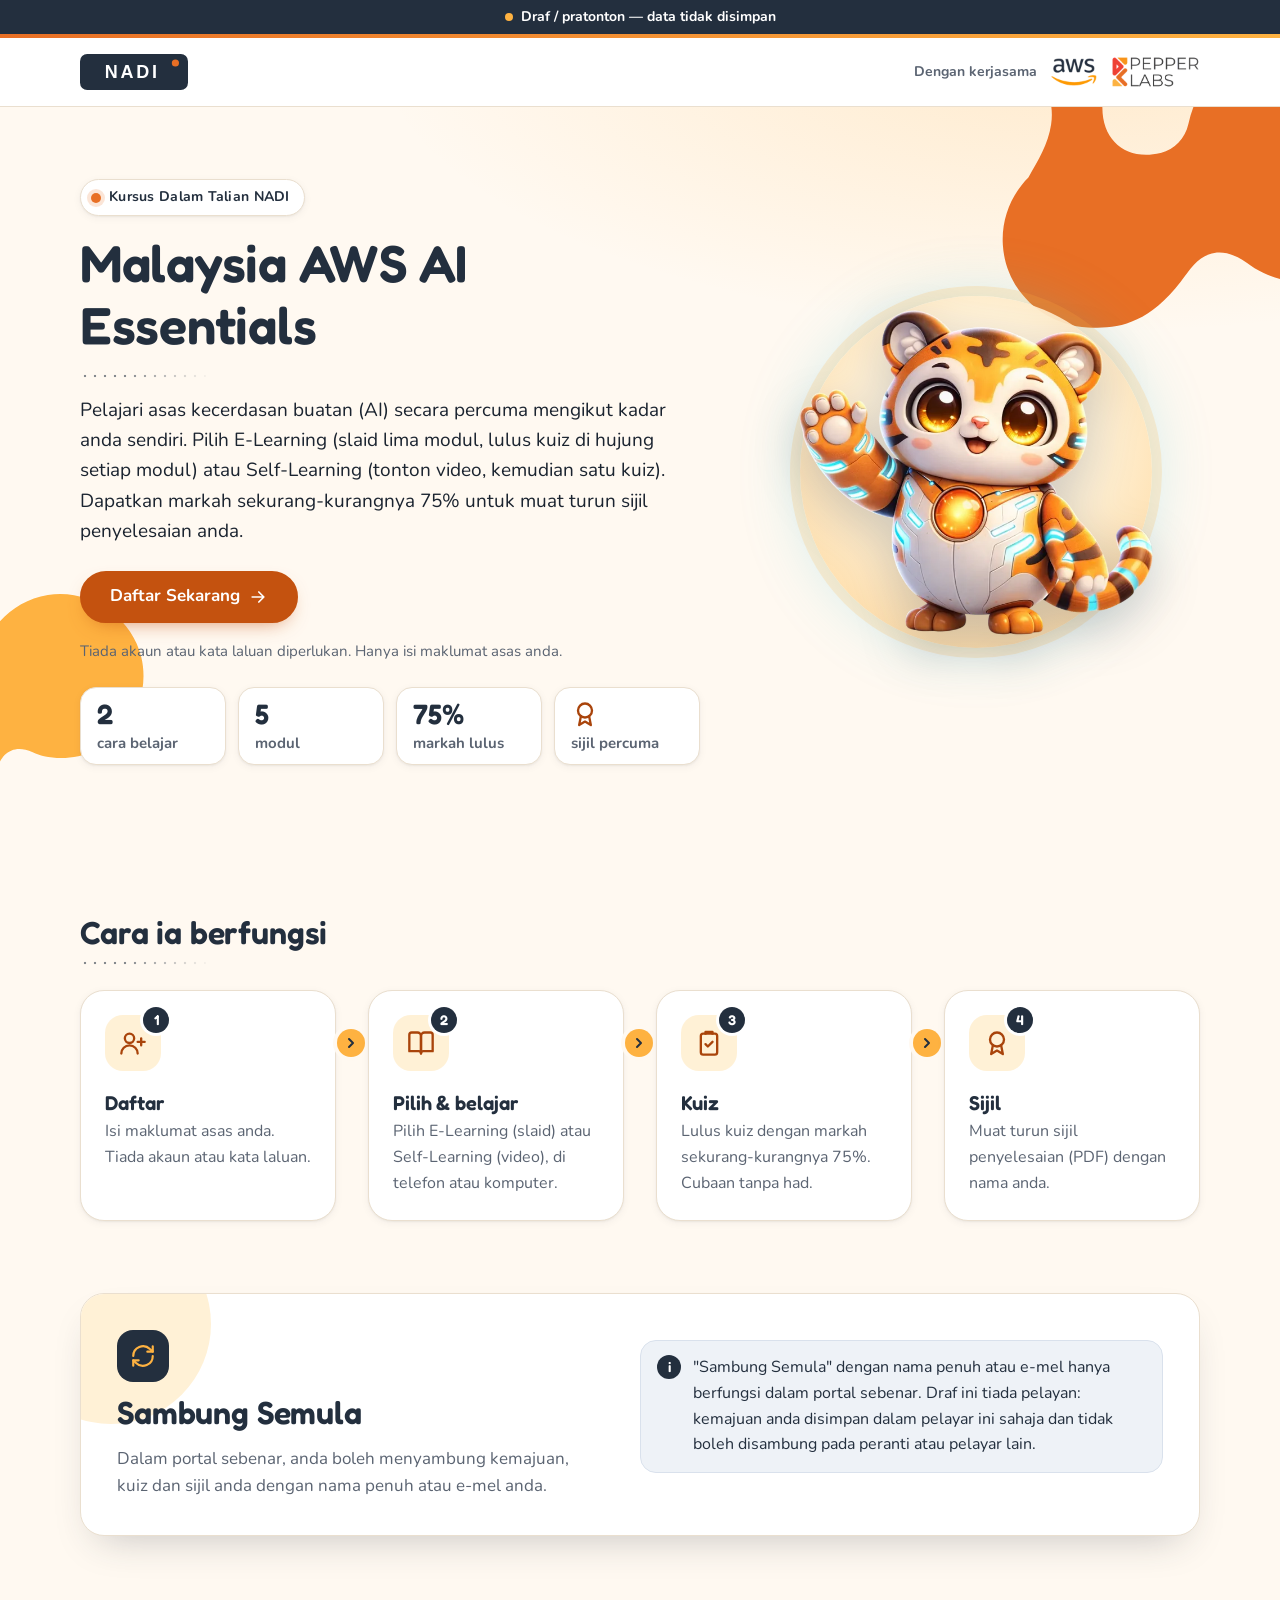
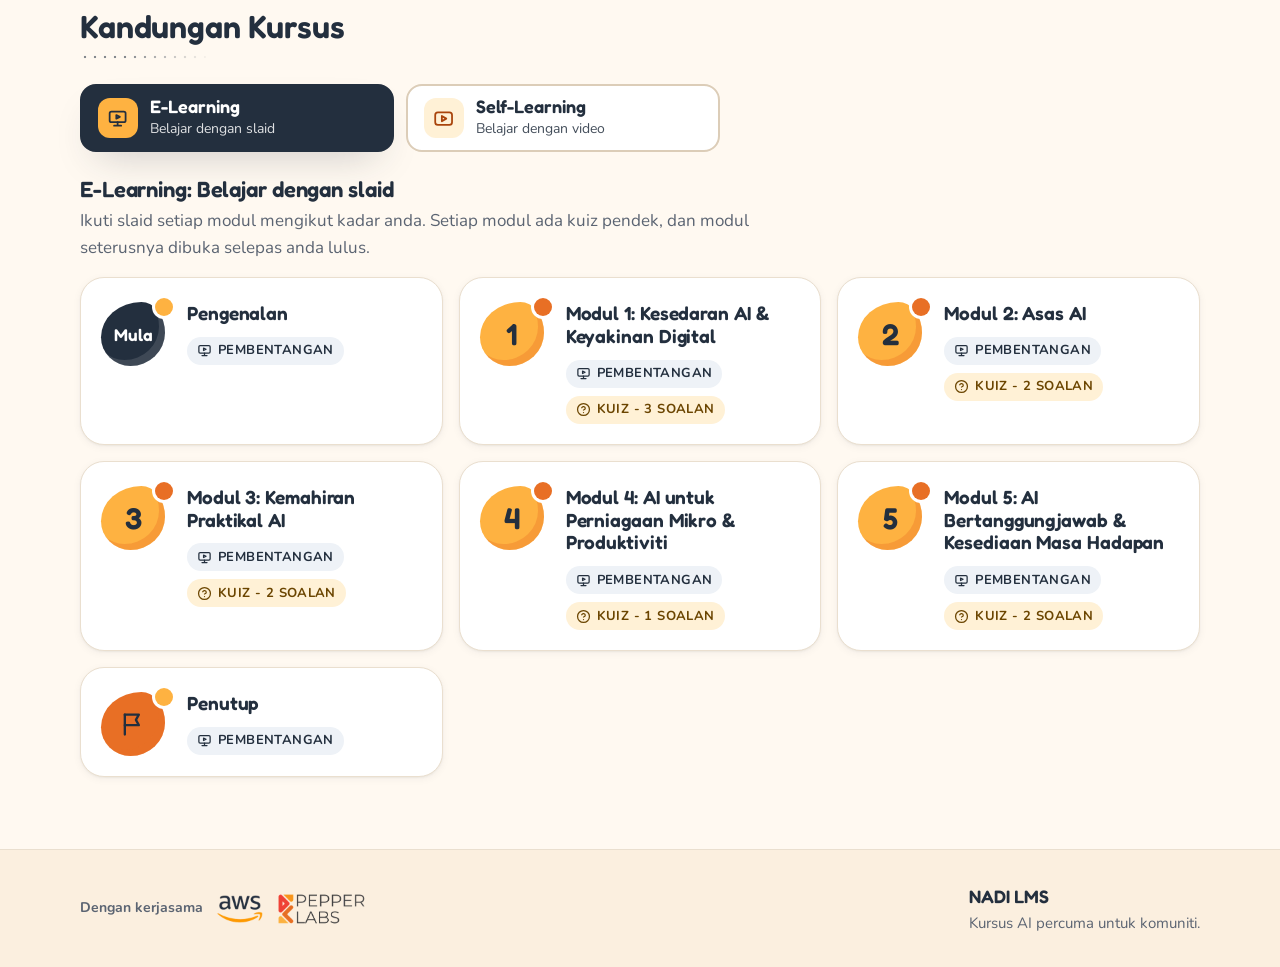
<file: index.html>
<!DOCTYPE html>
<html lang="ms">
<head>
  <meta charset="utf-8">
  <title>NADI LMS</title>
  <meta http-equiv="refresh" content="0; url=./docs/">
  <link rel="canonical" href="./docs/">
  <script>location.replace('./docs/' + location.search + location.hash);</script>
</head>
<body>
  <p>Membuka NADI LMS… <a href="./docs/">Klik di sini</a> jika tidak dialihkan.</p>
</body>
</html>
</file>
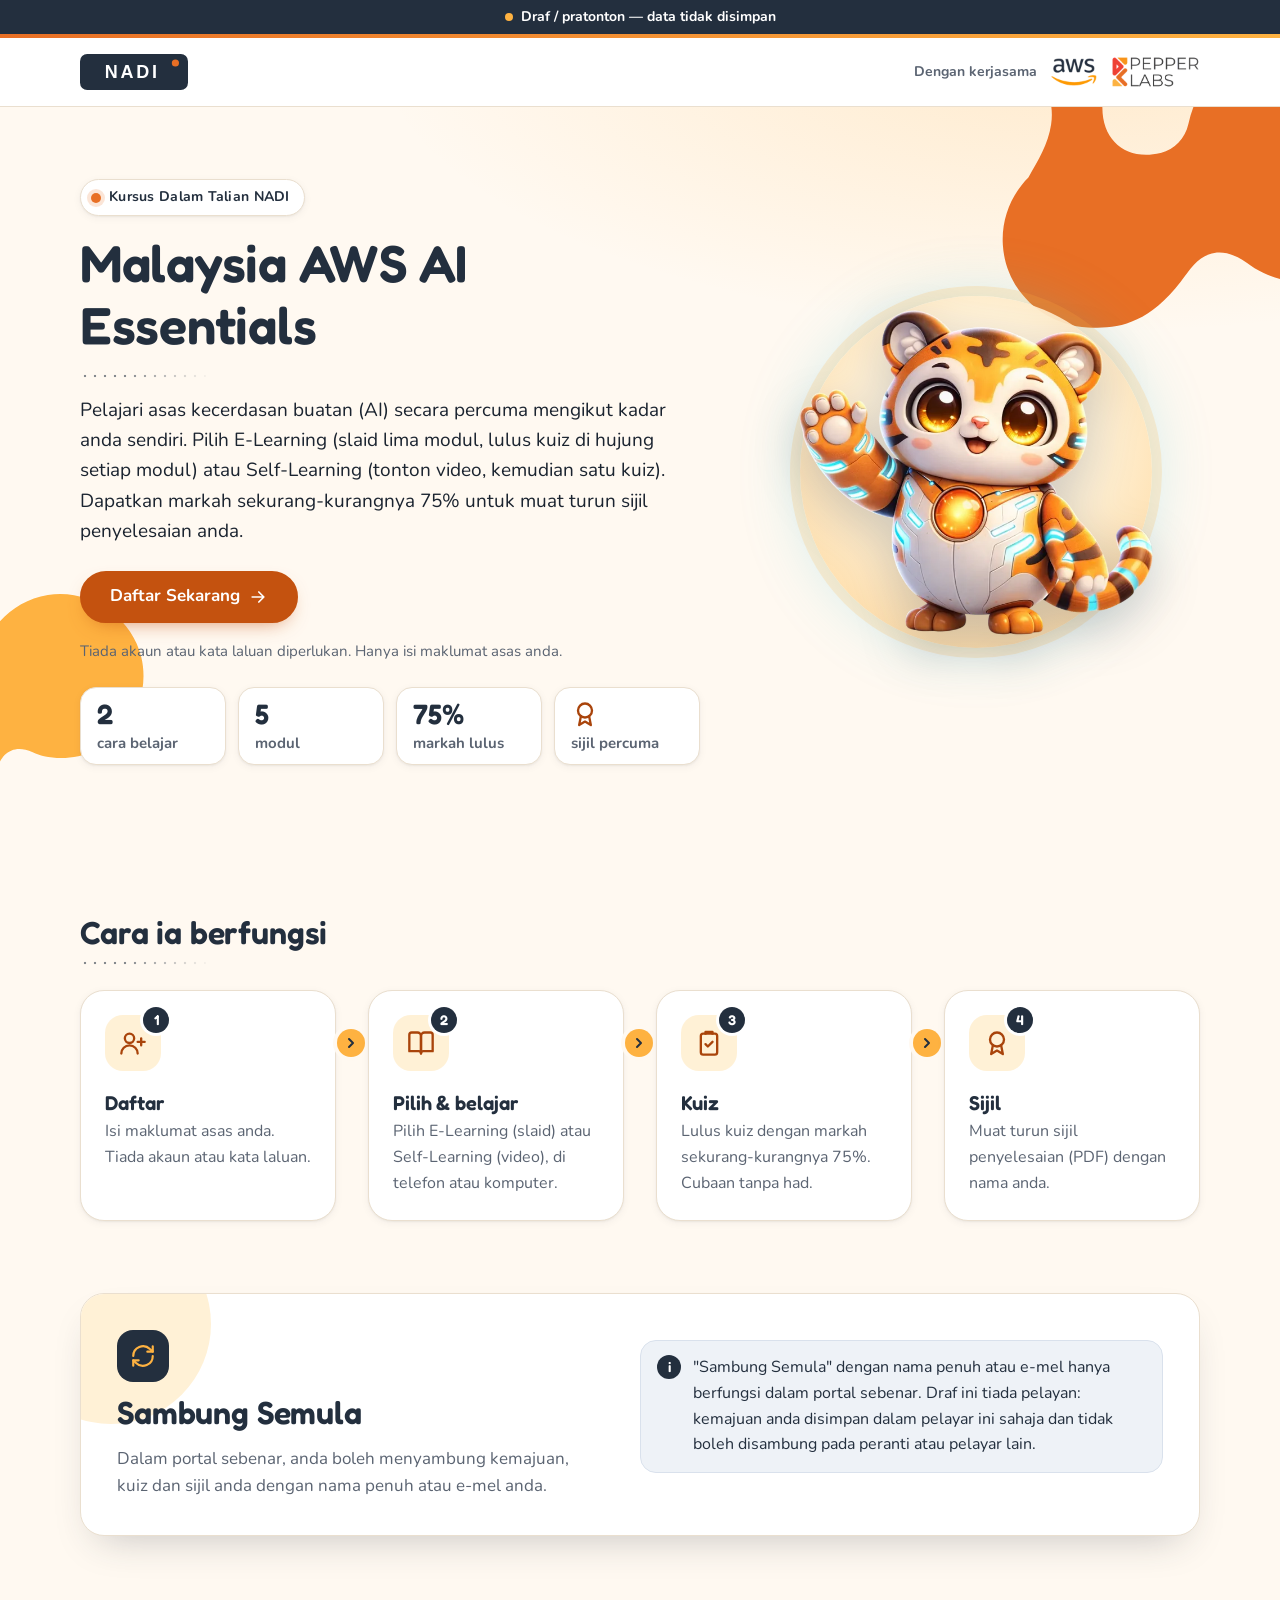
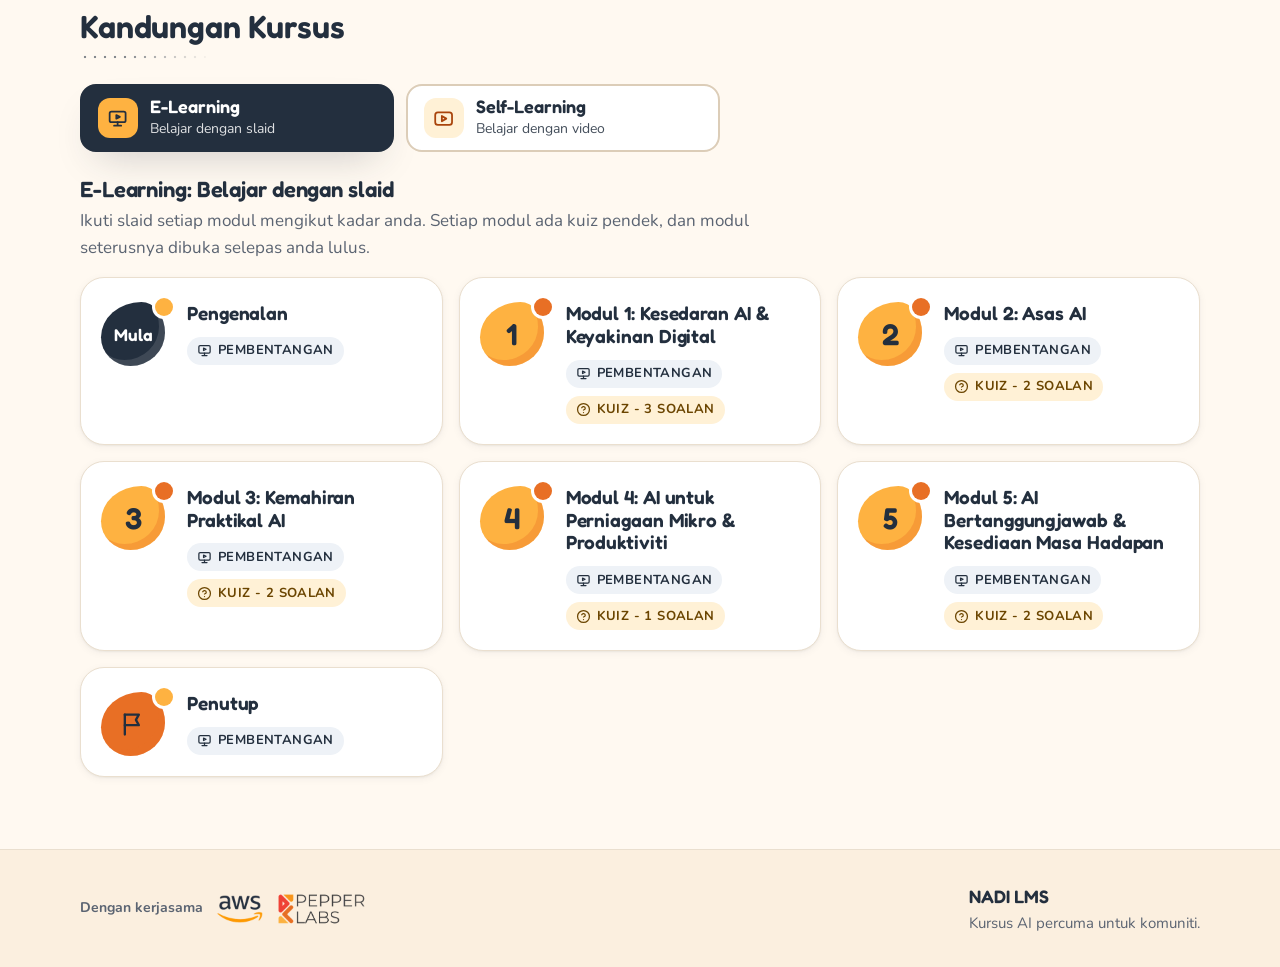
<file: docs/index.html>
<!doctype html>
<html lang="ms">
<head>
    <meta charset="utf-8">
    <meta name="viewport" content="width=device-width, initial-scale=1">
    <meta name="theme-color" content="#232F3E">
    <title>NADI LMS (Draf)</title>
    <link rel="icon" href="assets/img/logo.svg" type="image/svg+xml">
    <link rel="preload" href="assets/fonts/nunito-latin-400-normal.woff2" as="font" type="font/woff2" crossorigin>
    <link rel="preload" href="assets/fonts/fredoka-latin-600-normal.woff2" as="font" type="font/woff2" crossorigin>
    <link rel="stylesheet" href="assets/css/app.css">
    <style>
        /* Draft-only layout: app.css is a byte copy of the portal's, where main is a direct child of body.
           Here the pages render inside #app, so #app takes over the footer-at-bottom flex layout. */
        #app { flex: 1 0 auto; display: flex; flex-direction: column; }
        #app > main, #app > .course-layout { flex: 1 0 auto; }
        /* Keep the draft notice visible above the mobile course drawer and its backdrop. */
        @media (max-width: 959px) {
            html.js body.sidebar-open .draft-notice { position: sticky; top: 0; z-index: 45; }
            html.js .sidebar { padding-top: calc(var(--s-5) + 40px); }
        }
    </style>
</head>
<body>
<div class="draft-notice" role="note">Draf / pratonton &mdash; data tidak disimpan</div>
<div id="app"><noscript><p class="container">Sila aktifkan JavaScript untuk melihat pratonton ini.</p></noscript></div>
<script src="assets/js/nadi-centers.js"></script>
<script src="assets/js/register.js"></script>
<script src="assets/js/app.js"></script>
</body>
</html>
</file>
<file: docs/assets/css/app.css>
/* NADI LMS design system: deck colours (AWS squid ink, NADI orange and amber), Fredoka + Nunito, mascot and blob motifs.
   This file is shared byte for byte with docs/assets/css/app.css. */

/* ---------- Fonts (self-hosted, SIL OFL: see ../fonts/OFL-*.txt) ---------- */
@font-face {
  font-family: "Fredoka";
  font-style: normal;
  font-weight: 600;
  font-display: swap;
  src: url('../fonts/fredoka-latin-600-normal.woff2') format('woff2');
}
@font-face {
  font-family: "Nunito";
  font-style: normal;
  font-weight: 400;
  font-display: swap;
  src: url('../fonts/nunito-latin-400-normal.woff2') format('woff2');
}
@font-face {
  font-family: "Nunito";
  font-style: normal;
  font-weight: 700;
  font-display: swap;
  src: url('../fonts/nunito-latin-700-normal.woff2') format('woff2');
}

/* ---------- Tokens ---------- */
:root {
  --ink: #1B2430;
  --navy: #232F3E;
  --navy-2: #2E3B4E;
  --navy-tint: #EEF2F7;
  --orange: #E86F25;
  --orange-strong: #C4520F;
  --orange-hover: #A9440B;
  --orange-text: #A9440B;
  --amber: #FEB241;
  --amber-soft: #FFF1D6;
  --amber-ink: #6B4500;
  --cream: #FFF9F1;
  --cream-2: #FBEFDF;
  --paper: #FFFFFF;
  --line: #EADFCF;
  --line-2: #DCCDB8;
  --muted: #5B6472;
  --success: #1E7A46;
  --success-soft: #E5F4EA;
  --danger: #B3261E;
  --danger-soft: #FDECEA;
  --cyan: #3CC8E0;
  --disabled-bg: #E9E4DC;
  --disabled-ink: #5F5B55;

  --font-display: "Fredoka", "Nunito", system-ui, sans-serif;
  --font-body: "Nunito", "Segoe UI", system-ui, -apple-system, sans-serif;

  --r-sm: 10px;
  --r: 16px;
  --r-lg: 24px;
  --r-pill: 999px;

  --shadow-1: 0 1px 2px rgba(35, 47, 62, .06), 0 2px 8px rgba(35, 47, 62, .05);
  --shadow-2: 0 18px 40px -18px rgba(35, 47, 62, .28);
  --shadow-3: 0 24px 60px -24px rgba(35, 47, 62, .38);

  --s-1: 4px;
  --s-2: 8px;
  --s-3: 12px;
  --s-4: 16px;
  --s-5: 24px;
  --s-6: 32px;
  --s-7: 48px;
  --s-8: 72px;

  --warm: linear-gradient(90deg, var(--orange), var(--amber));
  --dots: radial-gradient(circle, var(--navy) 1.2px, transparent 1.6px) 0 50% / 10px 6px repeat-x;
  --ease: cubic-bezier(.2, .7, .2, 1);
}

/* ---------- Base ---------- */
*, *::before, *::after { box-sizing: border-box; }
[hidden] { display: none !important; }

html { -webkit-text-size-adjust: 100%; scroll-behavior: smooth; }
html, body { margin: 0; padding: 0; }
body {
  font-family: var(--font-body);
  font-size: 1.0625rem;
  line-height: 1.6;
  color: var(--ink);
  background: var(--cream);
  min-height: 100vh;
  display: flex;
  flex-direction: column;
  -webkit-font-smoothing: antialiased;
}
body > main, body > .course-layout { flex: 1 0 auto; }
img, svg { max-width: 100%; }
img { height: auto; }
a { color: var(--orange-text); text-underline-offset: 3px; text-decoration-thickness: 1.5px; }
a:hover { color: var(--navy); }
h1, h2, h3, h4 {
  font-family: var(--font-display);
  font-weight: 600;
  line-height: 1.2;
  color: var(--navy);
  letter-spacing: -.005em;
}
h1 { font-size: clamp(1.9rem, 4.5vw, 3.25rem); margin: 0 0 var(--s-4); }
h2 { font-size: clamp(1.45rem, 2.6vw, 2rem); margin: 0 0 var(--s-3); }
h3 { font-size: 1.25rem; margin: 0 0 var(--s-2); }
p { margin: 0 0 var(--s-4); }
strong { font-weight: 700; }

:focus-visible {
  outline: 3px solid var(--navy);
  outline-offset: 3px;
  box-shadow: 0 0 0 6px rgba(254, 178, 65, .55);
}
:focus:not(:focus-visible) { outline: none; }

.icon { width: 1.25em; height: 1.25em; flex-shrink: 0; vertical-align: -.25em; }

.container { width: 100%; max-width: 1160px; margin: 0 auto; padding: 0 20px; }
.container.narrow { max-width: 680px; padding-top: var(--s-6); padding-bottom: var(--s-7); }
.page-pad { padding-top: var(--s-6); padding-bottom: var(--s-7); }
.muted { color: var(--muted); }
.small { font-size: .9375rem; }
.sr-only {
  position: absolute; width: 1px; height: 1px; padding: 0; margin: -1px;
  overflow: hidden; clip: rect(0, 0, 0, 0); white-space: nowrap; border: 0;
}
.inline-form { display: inline; margin: 0; }

/* Decorative motifs */
.blob { position: absolute; pointer-events: none; user-select: none; z-index: 0; height: auto; }
.dots {
  display: block;
  width: 132px;
  height: 6px;
  margin: 0 0 var(--s-4);
  background: var(--dots);
  opacity: .55;
  -webkit-mask-image: linear-gradient(90deg, #000 35%, transparent);
  mask-image: linear-gradient(90deg, #000 35%, transparent);
}
.eyebrow {
  display: inline-flex;
  align-items: center;
  gap: var(--s-2);
  margin: 0 0 var(--s-4);
  padding: 6px 14px 6px 10px;
  border-radius: var(--r-pill);
  background: var(--paper);
  border: 1px solid var(--line);
  color: var(--navy);
  font-weight: 700;
  font-size: .875rem;
  letter-spacing: .02em;
  box-shadow: var(--shadow-1);
}
.eyebrow::before {
  content: "";
  width: 10px;
  height: 10px;
  border-radius: 50%;
  background: var(--orange);
  box-shadow: 0 0 0 4px rgba(232, 111, 37, .18);
}
.chip {
  display: inline-flex;
  align-items: center;
  gap: 6px;
  min-height: 28px;
  padding: 3px 10px;
  border-radius: var(--r-pill);
  background: var(--navy-tint);
  color: var(--navy);
  font-size: .8125rem;
  font-weight: 700;
  letter-spacing: .03em;
  line-height: 1.3;
}
.chip .icon { width: 15px; height: 15px; }
.chip-quiz { background: var(--amber-soft); color: var(--amber-ink); }
.chip-list { list-style: none; margin: 0; padding: 0; display: flex; flex-wrap: wrap; gap: var(--s-2); }
.avatar {
  display: inline-grid;
  place-items: center;
  width: 44px;
  height: 44px;
  flex-shrink: 0;
  border-radius: 50%;
  background: var(--amber);
  color: var(--navy);
  font-family: var(--font-display);
  font-weight: 600;
  font-size: 1.0625rem;
  letter-spacing: .02em;
  box-shadow: inset 0 0 0 3px rgba(255, 255, 255, .55);
}
.avatar-sm { width: 36px; height: 36px; font-size: .9375rem; }

/* ---------- Buttons ---------- */
.btn {
  display: inline-flex;
  align-items: center;
  justify-content: center;
  gap: var(--s-2);
  min-height: 44px;
  padding: 10px 20px;
  border-radius: var(--r-pill);
  border: 2px solid var(--line-2);
  background: var(--paper);
  color: var(--navy);
  font-family: var(--font-body);
  font-weight: 700;
  font-size: 1rem;
  line-height: 1.2;
  text-align: center;
  text-decoration: none;
  cursor: pointer;
  transition: transform .15s var(--ease), box-shadow .2s var(--ease), background-color .2s, border-color .2s, color .2s;
}
.btn:hover { border-color: var(--navy); color: var(--navy); transform: translateY(-1px); box-shadow: var(--shadow-1); }
.btn:active { transform: translateY(0); }
.btn .icon { width: 20px; height: 20px; }
.btn-primary {
  background: var(--orange-strong);
  border-color: var(--orange-strong);
  color: #fff;
  box-shadow: 0 8px 20px -10px rgba(196, 82, 15, .7);
}
.btn-primary:hover {
  background: var(--orange-hover);
  border-color: var(--orange-hover);
  color: #fff;
  box-shadow: 0 10px 26px -10px rgba(232, 111, 37, .85), 0 0 0 4px rgba(254, 178, 65, .35);
}
.btn-outline { background: transparent; border-color: var(--navy); color: var(--navy); }
.btn-outline:hover { background: var(--navy); color: #fff; }
.btn-nav { background: var(--paper); border-color: var(--line-2); color: var(--navy); font-family: var(--font-display); font-weight: 600; letter-spacing: .03em; }
.btn-nav:hover { border-color: var(--navy); }
.btn-lg { min-height: 52px; padding: 12px 28px; font-size: 1.0625rem; }
.btn-sm { min-height: 44px; padding: 8px 16px; font-size: .9375rem; }
.btn-block { display: flex; width: 100%; }
.btn:disabled,
.btn-primary:disabled {
  background: var(--disabled-bg);
  border-color: var(--disabled-bg);
  color: var(--disabled-ink);
  box-shadow: none;
  cursor: not-allowed;
  transform: none;
}
.btn.is-disabled {
  background: var(--disabled-bg);
  border-color: var(--disabled-bg);
  color: var(--disabled-ink);
  box-shadow: none;
  pointer-events: none;
  cursor: default;
  transform: none;
}
.btn-link {
  display: inline-flex;
  align-items: center;
  min-height: 44px;
  padding: 0 4px;
  background: none;
  border: 0;
  color: var(--orange-text);
  font: inherit;
  font-weight: 700;
  text-decoration: underline;
  text-underline-offset: 3px;
  cursor: pointer;
}
.btn-link:hover { color: var(--navy); }

/* ---------- Alerts ---------- */
.alert {
  position: relative;
  margin: 0 0 var(--s-4);
  padding: 14px 16px 14px 52px;
  border-radius: var(--r);
  border: 1px solid transparent;
  background: var(--navy-tint);
  color: var(--navy);
  font-size: 1rem;
}
.alert::before {
  content: "i";
  position: absolute;
  left: 16px;
  top: 14px;
  width: 24px;
  height: 24px;
  border-radius: 50%;
  background: currentColor;
  color: #fff;
  font-family: var(--font-display);
  font-weight: 600;
  font-size: .875rem;
  line-height: 24px;
  text-align: center;
}
.alert-info { background: var(--navy-tint); border-color: #D9E1EC; color: var(--navy); }
.alert-info::before { content: "i"; background: var(--navy); }
.alert-success { background: var(--success-soft); border-color: #C7E6D1; color: #17603A; }
.alert-success::before { content: "\2713"; background: var(--success); }
.alert-warning { background: var(--amber-soft); border-color: #F6D9A4; color: var(--amber-ink); }
.alert-warning::before { content: "!"; background: #8A5A00; }
.alert-error { background: var(--danger-soft); border-color: #F5C9C5; color: var(--danger); }
.alert-error::before { content: "!"; background: var(--danger); }
.alert a { color: inherit; font-weight: 700; }
.alert p { margin: 0 0 6px; }
.alert p:last-child { margin-bottom: 0; }

/* ---------- Cards & forms ---------- */
.card {
  position: relative;
  background: var(--paper);
  border: 1px solid var(--line);
  border-radius: var(--r-lg);
  padding: clamp(20px, 4vw, 36px);
  box-shadow: var(--shadow-2);
}
.form { margin: 0; }
.form .field { margin-bottom: var(--s-4); }
.form label { display: block; font-weight: 700; color: var(--navy); margin-bottom: 6px; }
.form input:not([type="checkbox"]):not([type="radio"]) {
  width: 100%;
  min-height: 48px;
  padding: 10px 14px;
  font: inherit;
  color: var(--ink);
  background: var(--paper);
  border: 2px solid var(--line);
  border-radius: var(--r-sm);
  transition: border-color .15s, box-shadow .15s;
}
.form input:not([type="checkbox"]):not([type="radio"]):hover { border-color: var(--line-2); }
.form input:not([type="checkbox"]):not([type="radio"]):focus {
  outline: none;
  border-color: var(--orange-strong);
  box-shadow: 0 0 0 4px rgba(254, 178, 65, .45);
}
.form-grid { display: grid; grid-template-columns: minmax(0, 1fr); column-gap: var(--s-4); }
@media (min-width: 640px) {
  .form-grid { grid-template-columns: repeat(2, minmax(0, 1fr)); }
  .form-grid > .field { grid-column: 1 / -1; }
  .form-grid > .field-half { grid-column: auto; }
}
.req { color: var(--danger); }
.field.has-error input:not([type="checkbox"]):not([type="radio"]), .field.has-error select { border-color: var(--danger); background-color: #FFFBFA; }
/* Selects on the registration form (Pekerjaan, Negeri, Daerah, Pusat NADI), styled like the inputs */
.form select {
  width: 100%;
  min-height: 48px;
  padding: 10px 40px 10px 14px;
  font: inherit;
  color: var(--ink);
  background: var(--paper) url("data:image/svg+xml,%3Csvg xmlns='http://www.w3.org/2000/svg' width='12' height='8' viewBox='0 0 12 8'%3E%3Cpath d='M1 1.5 6 6.5 11 1.5' fill='none' stroke='%23232F3E' stroke-width='2' stroke-linecap='round' stroke-linejoin='round'/%3E%3C/svg%3E") no-repeat right 14px center;
  border: 2px solid var(--line);
  border-radius: var(--r-sm);
  appearance: none;
  -webkit-appearance: none;
  cursor: pointer;
  transition: border-color .15s, box-shadow .15s;
}
.form select:hover { border-color: var(--line-2); }
.form select:focus { outline: none; border-color: var(--orange-strong); box-shadow: 0 0 0 4px rgba(254, 178, 65, .45); }
.form select:disabled { background-color: var(--disabled-bg); color: var(--disabled-ink); cursor: not-allowed; }
/* Jantina: two pill-shaped radio buttons */
.form fieldset.field { margin: 0 0 var(--s-4); padding: 0; border: 0; min-width: 0; }
.form fieldset.field > legend { display: block; padding: 0; font-weight: 700; color: var(--navy); margin-bottom: 6px; }
.radio-row { display: grid; grid-template-columns: repeat(2, minmax(0, 1fr)); gap: var(--s-2); max-width: 420px; }
.form .field-age input { max-width: 200px; }
.form .radio-pill {
  display: flex;
  align-items: center;
  gap: 10px;
  min-height: 48px;
  margin: 0;
  padding: 10px 14px;
  border: 2px solid var(--line);
  border-radius: var(--r-sm);
  background: var(--paper);
  font-weight: 700;
  color: var(--ink);
  cursor: pointer;
}
.radio-pill input { width: 20px; height: 20px; margin: 0; accent-color: var(--orange-strong); }
.radio-pill:hover { border-color: var(--line-2); }
.radio-pill:has(input:checked) { border-color: var(--orange-strong); background: var(--amber-soft); }
.radio-pill:has(input:focus-visible) { outline: 3px solid var(--navy); outline-offset: 2px; }
.field.has-error .radio-pill { border-color: var(--danger); }
.field-other label .muted { font-weight: 400; }
.field-error {
  display: flex;
  align-items: flex-start;
  gap: 6px;
  margin: 6px 0 0;
  color: var(--danger);
  font-size: .9375rem;
  font-weight: 700;
}
.field-error .icon { width: 18px; height: 18px; margin-top: 2px; }
.form .field-check {
  padding: 14px 16px;
  border: 2px solid var(--line);
  border-radius: var(--r);
  background: var(--cream);
  transition: background-color .2s, border-color .2s;
}
.form .field-check:has(input:checked) { background: var(--amber-soft); border-color: var(--amber); }
.form .field-check label {
  display: flex;
  gap: 12px;
  align-items: center;
  min-height: 44px;
  margin: 0;
  cursor: pointer;
}
.form .field-check input {
  width: 24px;
  height: 24px;
  margin: 0;
  flex-shrink: 0;
  accent-color: var(--orange-strong);
  cursor: pointer;
}
.field-help { margin: 2px 0 0 36px; line-height: 1.55; }
.field-note { margin: 6px 0 0; line-height: 1.5; }
.field-help .icon { width: 16px; height: 16px; margin-right: 6px; color: var(--success); vertical-align: -3px; }

/* ---------- Site header & footer ---------- */
.site-header {
  position: relative;
  z-index: 5;
  background: var(--paper);
  border-bottom: 1px solid var(--line);
}
.site-header::before { content: ""; display: block; height: 4px; background: var(--warm); }
.site-header-inner {
  max-width: 1160px;
  margin: 0 auto;
  padding: 0 20px;
  min-height: 68px;
  display: flex;
  align-items: center;
  justify-content: space-between;
  gap: var(--s-4);
}
.site-logo { display: inline-flex; border-radius: var(--r-sm); }
.site-logo img { display: block; }
.partner-lockup { display: flex; align-items: center; gap: var(--s-3); flex-wrap: wrap; }
.partner-label { font-size: .875rem; font-weight: 700; color: var(--muted); }
.partner-logo { display: block; height: 32px; width: auto; }
.site-header .partner-lockup { display: none; }
@media (min-width: 640px) { .site-header .partner-lockup { display: flex; } }

.site-footer {
  margin-top: auto;
  background: var(--cream-2);
  border-top: 1px solid var(--line);
  color: var(--muted);
}
.site-footer-inner {
  display: flex;
  flex-wrap: wrap;
  align-items: center;
  justify-content: space-between;
  gap: var(--s-4) var(--s-6);
  padding-top: var(--s-6);
  padding-bottom: var(--s-6);
}
.site-footer-meta p { margin: 0; }
.site-footer-name { font-family: var(--font-display); font-weight: 600; color: var(--navy); font-size: 1.125rem; }
.site-footer a { color: var(--orange-text); font-weight: 700; white-space: nowrap; }

/* ---------- Landing ---------- */
.hero {
  position: relative;
  overflow: hidden;
  padding: clamp(32px, 6vw, 72px) 0 clamp(40px, 6vw, 80px);
  background:
    radial-gradient(1200px 500px at 85% -10%, rgba(254, 178, 65, .22), transparent 60%),
    var(--cream);
}
.hero .blob-tr { top: -150px; right: -170px; width: clamp(280px, 40vw, 560px); }
.hero .blob-bl { top: 150px; left: -170px; width: 230px; transform: rotate(-12deg); }
.hero-grid { position: relative; z-index: 1; display: grid; gap: var(--s-5); align-items: center; }
.hero-art { order: -1; display: flex; flex-direction: column; align-items: center; gap: var(--s-4); }
.hero-art .partner-lockup {
  padding: 8px 16px;
  background: rgba(255, 255, 255, .9);
  border: 1px solid var(--line);
  border-radius: var(--r-pill);
  box-shadow: var(--shadow-1);
}
.hero-mascot-wrap {
  position: relative;
  display: grid;
  place-items: center;
  width: min(72vw, 260px);
  aspect-ratio: 1;
}
.hero-mascot-wrap::before {
  content: "";
  position: absolute;
  inset: 6%;
  border-radius: 50%;
  background: radial-gradient(circle at 50% 40%, #fff 0, var(--amber-soft) 45%, rgba(254, 178, 65, .55) 100%);
  box-shadow: 0 0 0 10px rgba(254, 178, 65, .18), 0 0 60px rgba(60, 200, 224, .25);
}
.hero-mascot {
  position: relative;
  width: 220px;
  max-width: 100%;
  filter: drop-shadow(0 18px 24px rgba(35, 47, 62, .22));
  animation: float 6s ease-in-out infinite;
}
.hero h1 { max-width: 15ch; }
.hero .lead { max-width: 60ch; font-size: clamp(1.0625rem, 1.6vw, 1.1875rem); color: var(--ink); }
.hero-note { max-width: 60ch; color: var(--muted); font-size: .9375rem; }
.hero-link { font-weight: 700; }
.hero-actions { display: flex; flex-wrap: wrap; gap: var(--s-3) var(--s-5); align-items: center; margin: var(--s-5) 0 var(--s-4); }
.greeting-card {
  display: inline-flex;
  align-items: center;
  gap: var(--s-3);
  margin: var(--s-2) 0 0;
  padding: 8px 18px 8px 8px;
  background: var(--paper);
  border: 1px solid var(--line);
  border-radius: var(--r-pill);
  box-shadow: var(--shadow-1);
}
.greeting-card p { margin: 0; color: var(--navy); }
.hero .alert { max-width: 60ch; }
.stat-strip {
  list-style: none;
  margin: var(--s-5) 0 0;
  padding: 0;
  display: grid;
  grid-template-columns: repeat(2, minmax(0, 1fr));
  gap: var(--s-3);
  max-width: 620px;
}
.stat-strip li {
  display: flex;
  flex-direction: column;
  gap: 6px;
  padding: 12px 16px;
  background: var(--paper);
  border: 1px solid var(--line);
  border-radius: var(--r);
  box-shadow: var(--shadow-1);
}
.stat-num {
  font-family: var(--font-display);
  font-weight: 600;
  font-size: 1.75rem;
  line-height: 1;
  color: var(--navy);
  font-variant-numeric: tabular-nums;
}
.stat-icon { color: var(--orange-text); }
.stat-icon .icon { width: 28px; height: 28px; display: block; }
.stat-label { font-weight: 700; color: var(--muted); font-size: .9375rem; line-height: 1.25; }
@media (min-width: 640px) {
  .stat-strip { grid-template-columns: repeat(4, minmax(0, 1fr)); }
  .hero-art .partner-lockup { display: none; } /* the site header shows the lockup from 640px */
}
@media (min-width: 900px) {
  .hero-grid { grid-template-columns: minmax(0, 1.25fr) minmax(0, .9fr); gap: var(--s-7); }
  .hero-art { order: 0; }
  .hero-mascot-wrap { width: 400px; }
  .hero-mascot { width: 360px; }
  .hero .blob-bl { top: auto; bottom: 40px; left: -175px; width: 320px; }
}

.section { padding: clamp(40px, 6vw, 72px) 0; }
.section + .section { padding-top: 0; }
.section-head { margin-bottom: var(--s-5); }
.section-head h2 { margin-bottom: var(--s-2); }
.section-head .dots { margin: 0; }

.steps {
  position: relative;
  list-style: none;
  margin: 0;
  padding: 0;
  display: grid;
  gap: var(--s-4);
}
.steps::before {
  content: "";
  position: absolute;
  z-index: 0;
  top: 36px;
  bottom: 36px;
  left: 47px;
  width: 6px;
  background: radial-gradient(circle, var(--orange) 2px, transparent 2.6px) 50% 0 / 6px 12px repeat-y;
  opacity: .9;
}
.step {
  position: relative;
  z-index: 1;
  display: grid;
  grid-template-columns: 56px minmax(0, 1fr);
  column-gap: var(--s-4);
  align-items: start;
  padding: 20px;
  background: var(--paper);
  border: 1px solid var(--line);
  border-radius: var(--r-lg);
  box-shadow: var(--shadow-1);
  align-content: start;
  transition: transform .2s var(--ease), box-shadow .2s var(--ease);
}
.step:hover { transform: translateY(-2px); box-shadow: var(--shadow-2); }
.step-icon {
  grid-row: span 2;
  position: relative;
  display: grid;
  place-items: center;
  width: 56px;
  height: 56px;
  border-radius: 18px;
  background: var(--amber-soft);
  color: var(--orange-text);
}
.step-icon .icon { width: 28px; height: 28px; }
.step-num {
  position: absolute;
  top: -8px;
  right: -8px;
  display: grid;
  place-items: center;
  width: 26px;
  height: 26px;
  border-radius: 50%;
  background: var(--navy);
  color: #fff;
  font-family: var(--font-display);
  font-weight: 600;
  font-size: .875rem;
  box-shadow: 0 0 0 3px var(--paper);
}
.step h3 { margin: 4px 0 4px; }
.step p { margin: 0; color: var(--muted); font-size: 1rem; }
@media (min-width: 900px) {
  .steps { grid-template-columns: repeat(4, minmax(0, 1fr)); gap: var(--s-6); }
  .steps::before { top: 49px; bottom: auto; left: 10%; right: 10%; width: auto; height: 6px; background: radial-gradient(circle, var(--orange) 2px, transparent 2.6px) 0 50% / 12px 6px repeat-x; }
  .step:not(:last-child)::after {
    content: "";
    position: absolute;
    z-index: 2;
    top: 38px;
    right: -30px;
    width: 28px;
    height: 28px;
    border-radius: 50%;
    background: var(--amber) url("data:image/svg+xml,%3Csvg xmlns='http://www.w3.org/2000/svg' viewBox='0 0 24 24' fill='none' stroke='%23232F3E' stroke-width='3' stroke-linecap='round' stroke-linejoin='round'%3E%3Cpath d='M9 6l6 6-6 6'/%3E%3C/svg%3E") center / 16px no-repeat;
    box-shadow: 0 0 0 4px var(--cream);
  }
  .step { grid-template-columns: 1fr; padding: 24px; }
  .step-icon { grid-row: auto; margin-bottom: var(--s-4); }
}

.resume-card { display: grid; gap: var(--s-5); align-items: center; overflow: hidden; }
.resume-card::after {
  content: "";
  position: absolute;
  left: -70px;
  top: -70px;
  width: 200px;
  height: 200px;
  border-radius: 50%;
  background: var(--amber-soft);
  z-index: 0;
}
.resume-copy, .resume-body { position: relative; z-index: 1; }
.resume-copy p { margin: 0; }
.resume-icon {
  display: grid;
  place-items: center;
  width: 52px;
  height: 52px;
  margin-bottom: var(--s-3);
  border-radius: 16px;
  background: var(--navy);
  color: var(--amber);
}
.resume-icon .icon { width: 26px; height: 26px; }
.resume-form .btn { margin-top: 4px; }
@media (min-width: 860px) { .resume-card { grid-template-columns: minmax(0, 1fr) minmax(0, 1.1fr); gap: var(--s-7); } }

.module-grid {
  list-style: none;
  margin: 0;
  padding: 0;
  display: grid;
  grid-template-columns: repeat(auto-fill, minmax(min(100%, 320px), 1fr));
  gap: var(--s-4);
}
.module-card {
  display: flex;
  gap: var(--s-4);
  align-items: flex-start;
  padding: 20px;
  background: var(--paper);
  border: 1px solid var(--line);
  border-radius: var(--r-lg);
  box-shadow: var(--shadow-1);
  transition: transform .2s var(--ease), box-shadow .2s var(--ease), border-color .2s;
}
.module-card:hover { transform: translateY(-2px); box-shadow: var(--shadow-2); border-color: var(--line-2); }
.module-badge {
  display: grid;
  place-items: center;
  flex-shrink: 0;
  width: 64px;
  height: 64px;
  position: relative;
  margin: 4px 6px 0 0;
  border-radius: 63% 37% 54% 46% / 55% 48% 52% 45%;
  background: var(--amber);
  color: var(--navy);
  font-family: var(--font-display);
  font-weight: 600;
  font-size: 1.875rem;
  line-height: 1;
  box-shadow: inset -6px -6px 0 rgba(232, 111, 37, .35);
}
.module-card.is-intro .module-badge { font-size: 1.0625rem; background: var(--navy); color: #fff; box-shadow: inset -6px -6px 0 rgba(255, 255, 255, .12); }
.module-card.is-outro .module-badge { background: var(--orange); color: var(--navy); }
.module-badge::after {
  content: "";
  position: absolute;
  top: -4px;
  right: -8px;
  width: 18px;
  height: 18px;
  border-radius: 50%;
  background: var(--orange);
  box-shadow: 0 0 0 3px var(--paper);
}
.module-card.is-intro .module-badge::after { background: var(--amber); }
.module-card.is-outro .module-badge::after { background: var(--amber); }
.module-badge .icon { width: 28px; height: 28px; }
.module-body { min-width: 0; }
.module-title { font-size: 1.1875rem; margin: 4px 0 var(--s-3); }

/* "Kandungan Kursus" tabs: E-Learning / Self-Learning (assets/js/tabs.js; without JS both panels show) */
.track-tabs { display: none; }
html.js .track-tabs { display: grid; grid-template-columns: repeat(2, minmax(0, 1fr)); gap: var(--s-3); max-width: 640px; margin: 0 0 var(--s-5); }
.track-tab {
  display: flex;
  align-items: center;
  gap: var(--s-3);
  min-height: 64px;
  padding: 10px 16px;
  border: 2px solid var(--line-2);
  border-radius: var(--r);
  background: var(--paper);
  color: var(--navy);
  font: inherit;
  text-align: left;
  cursor: pointer;
  transition: background .15s, border-color .15s, color .15s, box-shadow .15s;
}
.track-tab:hover { border-color: var(--navy); }
.track-tab[aria-selected="true"] { background: var(--navy); border-color: var(--navy); color: #fff; box-shadow: var(--shadow-2); }
.track-tab-icon { display: grid; place-items: center; flex-shrink: 0; width: 40px; height: 40px; border-radius: 12px; background: var(--amber-soft); color: var(--orange-text); }
.track-tab[aria-selected="true"] .track-tab-icon { background: var(--amber); color: var(--navy); }
.track-tab-text { min-width: 0; }
.track-tab-title { display: block; font-family: var(--font-display); font-weight: 600; font-size: 1.125rem; line-height: 1.2; }
.track-tab-sub { display: block; font-size: .875rem; opacity: .85; }
.track-panel + .track-panel { margin-top: var(--s-6); }
.track-panel:focus-visible { border-radius: var(--r); }
.track-panel-head { margin-bottom: var(--s-4); }
.track-panel-title { font-size: 1.375rem; margin: 0 0 4px; }
.track-panel-head p { margin: 0; max-width: 70ch; }
@media (max-width: 479px) {
  html.js .track-tabs { grid-template-columns: 1fr; }
}

/* ---------- Pilih Cara Belajar (views/pilih.php) ---------- */
.choose-hero {
  position: relative;
  overflow: hidden;
  padding: clamp(28px, 5vw, 56px) 0 clamp(72px, 9vw, 104px);
  background:
    radial-gradient(1000px 420px at 85% -10%, rgba(254, 178, 65, .22), transparent 60%),
    var(--cream);
}
.choose-hero .blob-tr { top: -150px; right: -170px; width: clamp(260px, 34vw, 460px); }
.choose-hero-inner { position: relative; z-index: 1; display: flex; align-items: center; justify-content: space-between; gap: var(--s-5); }
.choose-copy h1 { max-width: 18ch; }
.choose-copy .lead { max-width: 62ch; margin: 0; font-size: clamp(1.0625rem, 1.6vw, 1.1875rem); }
.choose-mascot { width: clamp(110px, 18vw, 200px); flex-shrink: 0; filter: drop-shadow(0 12px 18px rgba(35, 47, 62, .22)); }
.choose-body { position: relative; z-index: 2; margin-top: -56px; padding-bottom: var(--s-7); }
.choose-body > .alert { margin-bottom: var(--s-4); }
.track-grid {
  list-style: none;
  margin: 0;
  padding: 0;
  display: grid;
  grid-template-columns: repeat(auto-fit, minmax(min(100%, 340px), 1fr));
  gap: var(--s-5);
}
.track-card {
  position: relative;
  overflow: hidden;
  display: flex;
  flex-direction: column;
  gap: var(--s-4);
  padding: clamp(22px, 3vw, 32px);
  background: var(--paper);
  border: 2px solid var(--line);
  border-radius: var(--r-lg);
  box-shadow: var(--shadow-2);
  transition: transform .2s var(--ease), box-shadow .2s var(--ease), border-color .2s;
}
.track-card::before { content: ""; position: absolute; top: 0; left: 0; right: 0; height: 6px; background: var(--warm); }
.track-card.track-self-learning::before { background: linear-gradient(90deg, var(--navy), var(--cyan)); }
.track-card:hover { transform: translateY(-3px); border-color: var(--line-2); box-shadow: var(--shadow-3); }
.track-head { display: flex; align-items: center; gap: var(--s-4); }
.track-icon { display: grid; place-items: center; flex-shrink: 0; width: 64px; height: 64px; border-radius: 20px; background: var(--amber); color: var(--navy); }
.track-self-learning .track-icon { background: var(--navy); color: var(--amber); }
.track-icon .icon { width: 32px; height: 32px; }
.track-tagline { margin: 0 0 2px; color: var(--orange-text); font-weight: 700; font-size: .9375rem; }
.track-title { margin: 0; font-size: clamp(1.5rem, 2.6vw, 2rem); }
.track-text { margin: 0; color: var(--muted); }
.track-card .progress { margin: 0; }
.track-cta { margin-top: auto; }
.choose-foot { display: flex; flex-wrap: wrap; align-items: center; justify-content: space-between; gap: var(--s-3) var(--s-5); margin-top: var(--s-5); }
.choose-foot p { margin: 0; }
.choose-foot .icon { margin-right: 6px; color: var(--navy); }
@media (max-width: 559px) {
  .choose-mascot { display: none; }
  .choose-foot .inline-form, .choose-foot .btn { width: 100%; }
}

/* ---------- Register / Sambung Semula ---------- */
.auth-shell { width: 100%; max-width: 1080px; margin: 0 auto; padding: var(--s-5) 20px var(--s-7); }
.auth-grid { display: grid; gap: var(--s-4); align-items: stretch; }
.auth-brand {
  position: relative;
  overflow: hidden;
  border-radius: var(--r-lg);
  background: var(--navy);
  color: #fff;
  box-shadow: var(--shadow-2);
  isolation: isolate;
}
.auth-brand .blob-tr { top: -96px; right: -104px; width: 210px; opacity: .95; }
.auth-brand .blob-bl { bottom: -112px; left: -110px; width: 180px; opacity: .9; }
.auth-brand-inner { position: relative; z-index: 1; padding: 24px 24px 36px; }
.auth-kicker { margin: 0 0 var(--s-2); color: #fff; font-weight: 700; font-size: .875rem; letter-spacing: .02em; opacity: .9; }
.auth-brand-title { font-family: var(--font-display); font-weight: 600; font-size: clamp(1.5rem, 3vw, 2rem); line-height: 1.15; margin: 0 0 var(--s-4); }
.auth-points { list-style: none; margin: 0; padding: 0; display: grid; gap: var(--s-3); }
.auth-points li { display: flex; gap: var(--s-3); align-items: flex-start; font-size: 1rem; line-height: 1.45; color: #E7ECF3; }
.auth-points strong { display: block; color: #fff; }
.auth-point-icon {
  display: grid;
  place-items: center;
  flex-shrink: 0;
  width: 36px;
  height: 36px;
  border-radius: 12px;
  background: rgba(254, 178, 65, .16);
  color: var(--amber);
}
.auth-point-icon .icon { width: 20px; height: 20px; }
.auth-mascot {
  position: absolute;
  right: 8px;
  top: 8px;
  width: 104px;
  filter: drop-shadow(0 10px 16px rgba(0, 0, 0, .3));
}
.auth-kicker, .auth-brand-title { padding-right: 96px; }
.auth-card h1 { font-size: clamp(1.75rem, 3.5vw, 2.5rem); }
.auth-note { margin-top: var(--s-4); }
@media (max-width: 639px) {
  .auth-points li span:last-child { font-size: .9375rem; }
}
@media (min-width: 900px) {
  .auth-shell { padding-top: var(--s-6); }
  .auth-grid { grid-template-columns: minmax(0, 5fr) minmax(0, 7fr); gap: var(--s-5); }
  .auth-brand { min-height: 560px; display: flex; flex-direction: column; }
  .auth-brand-inner { flex: 1 0 auto; display: flex; flex-direction: column; }
  .auth-brand-inner { padding: 36px 32px 40px; }
  .auth-kicker, .auth-brand-title { padding-right: 0; }
  .auth-brand-title { max-width: 14ch; }
  .auth-brand .blob-bl { bottom: -110px; left: -120px; width: 240px; }
  .auth-mascot {
    position: relative;
    top: auto;
    right: auto;
    width: 300px;
    margin: auto;
    padding: 24px;
    padding-top: 48px;
    border-radius: 50%;
    background: radial-gradient(circle at 50% 55%, rgba(254, 178, 65, .32), rgba(60, 200, 224, .08) 55%, transparent 70%);
  }
}

/* ---------- Course player ---------- */
.course-page { background: var(--cream); }
.topbar {
  position: sticky;
  top: 0;
  z-index: 20;
  display: grid;
  grid-template-columns: 1fr auto 1fr;
  align-items: center;
  gap: var(--s-3);
  min-height: 68px;
  padding: 4px 20px 0;
  background: var(--paper);
  border-bottom: 1px solid var(--line);
  box-shadow: 0 6px 18px -14px rgba(35, 47, 62, .4);
}
.topbar::before { content: ""; position: absolute; top: 0; left: 0; right: 0; height: 4px; background: var(--warm); }
.topbar-left { display: flex; align-items: center; gap: var(--s-2); min-width: 0; }
.topbar-home {
  display: inline-flex;
  align-items: center;
  gap: var(--s-2);
  min-height: 44px;
  padding: 8px 16px;
  border-radius: var(--r-pill);
  color: var(--navy);
  font-weight: 700;
  text-decoration: none;
  transition: background-color .2s;
}
.topbar-home:hover { background: var(--navy-tint); color: var(--navy); }
.topbar-home-icon { display: none; }
.topbar-logo { display: inline-flex; justify-self: center; border-radius: var(--r-sm); }
.topbar-logo img { display: block; }
.topbar-right { justify-self: end; display: flex; align-items: center; gap: var(--s-3); min-width: 0; }
.topbar-user { color: var(--navy); font-weight: 700; font-size: .9375rem; white-space: nowrap; overflow: hidden; text-overflow: ellipsis; max-width: 200px; }
.sidebar-toggle {
  display: none;
  align-items: center;
  gap: var(--s-2);
  min-height: 44px;
  padding: 6px 14px 6px 12px;
  border: 2px solid var(--line-2);
  border-radius: var(--r-pill);
  background: var(--paper);
  color: var(--navy);
  font: inherit;
  font-weight: 700;
  font-size: .9375rem;
  cursor: pointer;
}
.sidebar-toggle:hover { border-color: var(--navy); }
.sidebar-toggle-pct {
  padding: 1px 8px;
  border-radius: var(--r-pill);
  background: var(--amber-soft);
  color: var(--amber-ink);
  font-size: .875rem;
  font-variant-numeric: tabular-nums;
}
.sidebar-backdrop { display: none; }

.course-layout { display: flex; min-height: calc(100vh - 68px); }
.sidebar {
  width: 360px;
  flex-shrink: 0;
  padding: var(--s-5) var(--s-4) var(--s-6);
  background: var(--paper);
  border-right: 1px solid var(--line);
  overflow-y: auto;
}
.sidebar-title { font-size: 1.3125rem; margin: 0 4px var(--s-4); }
/* E-Learning / Self-Learning switch at the top of the course sidebar */
.track-switch {
  display: grid;
  grid-template-columns: repeat(2, minmax(0, 1fr));
  gap: 4px;
  margin: 0 0 var(--s-4);
  padding: 4px;
  border-radius: var(--r-pill);
  background: var(--navy-tint);
}
.track-switch-btn {
  display: flex;
  align-items: center;
  justify-content: center;
  gap: 6px;
  min-height: 40px;
  padding: 6px 10px;
  border-radius: var(--r-pill);
  color: var(--navy);
  font-weight: 700;
  font-size: .9375rem;
  text-decoration: none;
  white-space: nowrap;
  transition: background .15s, color .15s;
}
.track-switch-btn .icon { width: 17px; height: 17px; }
.track-switch-btn:hover { background: var(--paper); color: var(--navy); }
.track-switch-btn.is-active { background: var(--navy); color: #fff; box-shadow: var(--shadow-1); }
.progress {
  margin: 0 0 var(--s-4);
  padding: 14px 16px;
  border-radius: var(--r);
  background: var(--cream);
  border: 1px solid var(--line);
}
.progress-text {
  margin-bottom: 8px;
  font-family: var(--font-display);
  font-weight: 600;
  font-size: 1.25rem;
  color: var(--navy);
  font-variant-numeric: tabular-nums;
}
.progress-bar { height: 10px; border-radius: var(--r-pill); background: var(--line); overflow: hidden; }
.progress-bar span { display: block; height: 100%; border-radius: inherit; background: var(--warm); transition: width .8s var(--ease); }
.progress.is-complete .progress-bar span { background: linear-gradient(90deg, var(--success), #2FA864); }
.search-field { position: relative; margin: 0 0 var(--s-4); }
.search-icon { position: absolute; left: 14px; top: 50%; transform: translateY(-50%); color: var(--muted); pointer-events: none; }
.sidebar-search {
  width: 100%;
  min-height: 48px;
  padding: 10px 14px 10px 44px;
  font: inherit;
  font-size: 1rem;
  color: var(--ink);
  background: var(--paper);
  border: 2px solid var(--line);
  border-radius: var(--r-pill);
}
.sidebar-search:focus { outline: none; border-color: var(--orange-strong); box-shadow: 0 0 0 4px rgba(254, 178, 65, .45); }
.sidebar-sections { display: grid; gap: var(--s-2); }
.sidebar-section {
  border: 1px solid var(--line);
  border-radius: var(--r);
  background: var(--paper);
  overflow: hidden;
}
.sidebar-section[open] { box-shadow: var(--shadow-1); }
.sidebar-section summary {
  display: flex;
  align-items: center;
  gap: var(--s-2);
  min-height: 52px;
  padding: 10px 12px 10px 14px;
  cursor: pointer;
  list-style: none;
  font-weight: 700;
  font-size: 1rem;
  color: var(--navy);
  line-height: 1.3;
}
.sidebar-section summary::-webkit-details-marker { display: none; }
.sidebar-section summary:hover { background: var(--cream); }
.section-title { flex: 1; min-width: 0; }
.section-lock { display: inline-flex; margin-left: 6px; color: var(--muted); vertical-align: -2px; }
.section-lock .icon { width: 16px; height: 16px; }
.section-count {
  flex-shrink: 0;
  padding: 2px 9px;
  border-radius: var(--r-pill);
  background: var(--navy-tint);
  color: var(--navy);
  font-size: .875rem;
  font-weight: 700;
  font-variant-numeric: tabular-nums;
  white-space: nowrap;
}
.sidebar-section.is-complete .section-count { background: var(--success-soft); color: var(--success); }
.section-chevron {
  flex-shrink: 0;
  width: 10px;
  height: 10px;
  margin: 0 4px 4px 2px;
  border-right: 2.5px solid var(--muted);
  border-bottom: 2.5px solid var(--muted);
  transform: rotate(45deg);
  transition: transform .2s var(--ease);
}
.sidebar-section[open] .section-chevron { transform: rotate(225deg); margin-bottom: -4px; }
.lesson-list { list-style: none; margin: 0; padding: 0 6px 8px; }
.lesson-row a {
  position: relative;
  display: flex;
  align-items: flex-start;
  gap: var(--s-3);
  min-height: 52px;
  padding: 10px 10px;
  border-radius: var(--r-sm);
  color: var(--ink);
  text-decoration: none;
  transition: background-color .15s;
}
.lesson-row a:hover { background: var(--cream); color: var(--ink); }
.lesson-row.is-current a { background: var(--amber-soft); }
.lesson-row.is-current a::before {
  content: "";
  position: absolute;
  left: -6px;
  top: 8px;
  bottom: 8px;
  width: 4px;
  border-radius: 0 4px 4px 0;
  background: var(--orange);
}
.lesson-tick {
  display: grid;
  place-items: center;
  width: 26px;
  height: 26px;
  flex-shrink: 0;
  margin-top: 1px;
  border-radius: 50%;
  border: 2px solid var(--line-2);
  background: var(--paper);
  color: #fff;
}
.lesson-tick .icon { width: 15px; height: 15px; stroke-width: 3; }
.lesson-row.is-done .lesson-tick { background: var(--success); border-color: var(--success); }
.lesson-row.is-current .lesson-tick { border: 3px solid var(--orange); box-shadow: 0 0 0 3px rgba(232, 111, 37, .18); }
.lesson-row.is-current.is-done .lesson-tick { border-color: var(--success); }
.lesson-row.is-locked .lesson-tick { background: var(--disabled-bg); border-color: var(--disabled-bg); color: var(--disabled-ink); }
.lesson-row.is-locked .lesson-tick .icon { stroke-width: 2.2; }
.lesson-row.is-locked .lesson-title { color: var(--muted); }
.lesson-meta { display: flex; flex-direction: column; gap: 4px; min-width: 0; }
.lesson-title { font-size: 1rem; font-weight: 700; line-height: 1.35; }
.lesson-tags { display: flex; flex-wrap: wrap; gap: 6px; }
.lesson-label,
.lesson-status {
  display: inline-flex;
  align-items: center;
  gap: 5px;
  min-height: 24px;
  padding: 2px 9px;
  border-radius: var(--r-pill);
  font-size: .8125rem;
  font-weight: 700;
  letter-spacing: .03em;
  line-height: 1.3;
}
.lesson-label { background: var(--navy-tint); color: var(--navy); }
.lesson-label .icon { width: 14px; height: 14px; }
.lesson-status { background: var(--disabled-bg); color: #4F4B45; }
.lesson-status.is-pass { background: var(--success-soft); color: var(--success); }

@media (min-width: 960px) {
  .sidebar { position: sticky; top: 68px; height: calc(100vh - 68px); }
}
@media (min-width: 960px) {
  .course-layout { background: linear-gradient(90deg, var(--paper) 359px, var(--line) 359px, var(--line) 360px, transparent 360px); }
}
.content { flex: 1; min-width: 0; padding: var(--s-6) clamp(16px, 3vw, 40px) var(--s-7); }
.content > * { max-width: 1100px; }
.lesson-header { display: flex; justify-content: space-between; align-items: flex-end; flex-wrap: wrap; gap: var(--s-3) var(--s-4); margin-bottom: var(--s-5); }
.lesson-heading { min-width: 0; }
.lesson-eyebrow { margin: 0 0 6px; color: var(--orange-text); font-weight: 700; font-size: .9375rem; }
.lesson-header h1 { font-size: clamp(1.6rem, 3vw, 2.25rem); margin: 0; }
.lesson-header > .lesson-label { min-height: 32px; padding: 4px 12px; font-size: .875rem; background: var(--paper); border: 1px solid var(--line); }
.btn-fullscreen .icon { width: 18px; height: 18px; }

.viewer {
  position: relative;
  display: flex;
  flex-direction: column;
  border-radius: var(--r-lg);
  background: var(--paper);
  border: 1px solid var(--line);
  box-shadow: var(--shadow-2);
  overflow: hidden;
}
.slide-progress { height: 4px; background: var(--amber-soft); }
.slide-progress span { display: block; height: 100%; width: var(--slide-progress, 0%); background: var(--warm); transition: width .35s var(--ease); }
.slides { position: relative; display: flex; aspect-ratio: 16 / 9; background: var(--cream); }
.slide { flex: 1; display: flex; flex-direction: column; justify-content: center; align-items: center; min-width: 0; overflow: auto; }
.slide img { display: block; width: 100%; height: 100%; object-fit: contain; }
.slide h2 { font-size: clamp(1.4rem, 3vw, 2rem); margin: 0 0 var(--s-3); padding: 0 var(--s-6); }
.slide p { font-size: 1.125rem; max-width: 760px; padding: 0 var(--s-6); }
.viewer-bar {
  display: flex;
  align-items: center;
  justify-content: space-between;
  flex-wrap: wrap;
  gap: var(--s-3) var(--s-4);
  padding: 14px 18px;
  border-top: 1px solid var(--line);
  background: var(--paper);
}
.viewer-nav { display: flex; align-items: center; gap: var(--s-3); }
.btn-nav .icon { width: 18px; height: 18px; }
.slide-counter {
  min-width: 64px;
  padding: 6px 12px;
  border-radius: var(--r-pill);
  background: var(--navy);
  color: #fff;
  text-align: center;
  font-family: var(--font-display);
  font-weight: 600;
  font-size: 1rem;
  font-variant-numeric: tabular-nums;
}
.complete-form { margin: 0 0 0 auto; display: flex; flex-direction: column; align-items: flex-end; gap: 4px; }
.complete-hint { display: none; color: var(--muted); font-size: .875rem; }
.complete-form:has(#complete-btn:disabled) .complete-hint { display: block; }
.viewer:fullscreen { border-radius: 0; border: 0; height: 100vh; background: var(--navy); }
.viewer:fullscreen .slides { flex: 1; aspect-ratio: auto; background: var(--navy); }
.viewer:fullscreen .viewer-bar { background: var(--navy-2); border-top-color: rgba(255, 255, 255, .12); }
.viewer:fullscreen .slide-counter { background: var(--paper); color: var(--navy); }
.viewer:fullscreen .complete-hint { color: #D5DCE6; }
.viewer:-webkit-full-screen { border-radius: 0; border: 0; height: 100vh; background: var(--navy); }
.viewer:-webkit-full-screen .slides { flex: 1; aspect-ratio: auto; background: var(--navy); }

/* Video lesson (Self-Learning): poster button first, YouTube player only after a click (assets/js/course.js) */
.video-lesson {
  border-radius: var(--r-lg);
  background: var(--paper);
  border: 1px solid var(--line);
  box-shadow: var(--shadow-2);
  overflow: hidden;
}
.video-frame { position: relative; aspect-ratio: 16 / 9; background: var(--navy); }
.video-player, .video-frame iframe { position: absolute; inset: 0; width: 100%; height: 100%; border: 0; }
.video-facade {
  position: absolute;
  inset: 0;
  z-index: 1;
  display: grid;
  place-content: center;
  justify-items: center;
  gap: var(--s-3);
  width: 100%;
  padding: 0;
  border: 0;
  overflow: hidden;
  background: radial-gradient(80% 90% at 30% 100%, var(--navy-2), var(--navy) 70%);
  color: #fff;
  font: inherit;
  cursor: pointer;
}
.video-facade:focus-visible { outline: 4px solid var(--amber); outline-offset: -4px; box-shadow: none; }
.video-facade-blob { position: absolute; top: -32%; right: -14%; width: 52%; max-width: none; opacity: .9; pointer-events: none; }
.video-facade-mascot { position: absolute; left: 4%; bottom: 0; width: clamp(80px, 20%, 200px); pointer-events: none; filter: drop-shadow(0 10px 16px rgba(0, 0, 0, .3)); }
.video-facade-title {
  position: absolute;
  top: 7%;
  left: 5%;
  right: 34%;
  font-family: var(--font-display);
  font-weight: 600;
  font-size: clamp(1rem, 2.6vw, 1.75rem);
  line-height: 1.2;
  text-align: left;
}
.video-facade-play {
  position: relative;
  display: grid;
  place-items: center;
  width: clamp(64px, 11vw, 92px);
  height: clamp(64px, 11vw, 92px);
  border-radius: 50%;
  background: var(--orange);
  box-shadow: 0 0 0 10px rgba(254, 178, 65, .35), var(--shadow-3);
  transition: transform .2s var(--ease), background .2s;
}
.video-facade-play .icon { width: 44%; height: 44%; margin-left: 8%; fill: currentColor; }
.video-facade:hover .video-facade-play { transform: scale(1.07); background: var(--orange-strong); }
.video-facade-cta { position: relative; font-weight: 700; font-size: 1.0625rem; text-shadow: 0 1px 2px rgba(0, 0, 0, .35); }
.video-facade-time {
  position: absolute;
  right: 12px;
  bottom: 12px;
  padding: 2px 10px;
  border-radius: 8px;
  background: rgba(0, 0, 0, .6);
  font-weight: 700;
  font-size: .9375rem;
  font-variant-numeric: tabular-nums;
}
.video-lesson.is-loading .video-facade { cursor: progress; }
.video-lesson.is-loading .video-facade-play { animation: pulse 1s var(--ease) infinite; }
.video-bar {
  display: flex;
  align-items: center;
  flex-wrap: wrap;
  gap: var(--s-3) var(--s-5);
  padding: 14px 18px;
  border-top: 1px solid var(--line);
  background: var(--paper);
}
.video-watch { flex: 1 1 240px; min-width: 0; }
.video-watch-text { margin: 0 0 6px; color: var(--navy); font-weight: 700; font-size: .9375rem; font-variant-numeric: tabular-nums; }
.video-watch .progress-bar span { transition: width .5s linear; }
.video-lesson.is-watched .video-watch-text, .video-lesson[data-done="1"] .video-watch-text { color: var(--success); }
.video-lesson.is-watched .video-watch .progress-bar span, .video-lesson[data-done="1"] .video-watch .progress-bar span { background: linear-gradient(90deg, var(--success), #2FA864); }
.video-noscript { margin: 12px; }
.video-note { margin: var(--s-3) 0 0; max-width: 72ch; }
.video-note .icon { margin-right: 6px; color: var(--navy); }

/* Lock state */
.lock-card { display: grid; gap: var(--s-5); align-items: center; overflow: hidden; max-width: 860px; }
.lock-art { position: relative; display: grid; place-items: center; height: 200px; }
.lock-blob { position: absolute; width: 240px; max-width: none; top: 50%; left: 50%; transform: translate(-58%, -50%); opacity: .9; }
.lock-icon {
  position: relative;
  display: grid;
  place-items: center;
  width: 96px;
  height: 96px;
  border-radius: 28px;
  background: var(--navy);
  color: var(--amber);
  box-shadow: var(--shadow-2);
  transform: translateX(-28px) rotate(-6deg);
}
.lock-icon .icon { width: 48px; height: 48px; }
.lock-mascot { position: absolute; width: 120px; right: calc(50% - 130px); bottom: 0; filter: drop-shadow(0 8px 14px rgba(35, 47, 62, .2)); }
.lock-title { margin: 0 0 var(--s-3); }
.lock-links { list-style: none; margin: 0; padding: 0; display: grid; gap: var(--s-2); }
.lock-link {
  display: flex;
  align-items: center;
  justify-content: space-between;
  gap: var(--s-3);
  min-height: 56px;
  padding: 12px 18px;
  border: 2px solid var(--line);
  border-radius: var(--r);
  background: var(--cream);
  color: var(--navy);
  font-weight: 700;
  text-decoration: none;
  transition: border-color .2s, transform .15s var(--ease), background-color .2s;
}
.lock-link:hover { border-color: var(--orange-strong); background: var(--amber-soft); color: var(--navy); transform: translateX(2px); }
.lock-link .icon { color: var(--orange-text); }
.quiz-gate ul { margin-top: 0; }
@media (min-width: 760px) { .lock-card { grid-template-columns: 280px minmax(0, 1fr); gap: var(--s-6); } }

/* Quiz */
.quiz-form { max-width: 860px; }
.quiz-meta {
  display: inline-flex;
  align-items: center;
  min-height: 36px;
  margin: 0 0 var(--s-5);
  padding: 6px 16px;
  border-radius: var(--r-pill);
  background: var(--amber-soft);
  color: var(--amber-ink);
  font-weight: 700;
  font-size: .9375rem;
}
.quiz-question {
  margin: 0 0 var(--s-5);
  padding: 0;
  border: 0;
  min-width: 0;
}
.quiz-question legend {
  display: flex;
  align-items: flex-start;
  gap: var(--s-3);
  padding: 0;
  margin-bottom: var(--s-3);
  font-weight: 700;
  font-size: 1.125rem;
  line-height: 1.45;
  color: var(--navy);
}
.q-num {
  display: grid;
  place-items: center;
  flex-shrink: 0;
  width: 34px;
  height: 34px;
  margin-top: -2px;
  border-radius: 50%;
  background: var(--navy);
  color: #fff;
  font-family: var(--font-display);
  font-weight: 600;
  font-size: 1rem;
  font-variant-numeric: tabular-nums;
}
.q-dot { position: absolute; width: 1px; height: 1px; overflow: hidden; clip: rect(0, 0, 0, 0); }
.quiz-options { display: grid; gap: var(--s-2); padding-left: 46px; }
.quiz-option {
  display: flex;
  align-items: center;
  gap: var(--s-3);
  min-height: 56px;
  padding: 12px 16px;
  border: 2px solid var(--line);
  border-radius: var(--r);
  background: var(--paper);
  cursor: pointer;
  transition: border-color .15s, background-color .15s, box-shadow .15s;
}
.quiz-option:hover { border-color: var(--line-2); background: var(--cream); }
.quiz-option input { width: 22px; height: 22px; margin: 0; flex-shrink: 0; accent-color: var(--orange-strong); cursor: pointer; }
.quiz-option:has(input:checked) { border-color: var(--orange-strong); background: var(--amber-soft); box-shadow: 0 0 0 3px rgba(254, 178, 65, .35); }
.quiz-option:has(input:focus-visible) { outline: 3px solid var(--navy); outline-offset: 2px; }
.quiz-submit { margin-top: var(--s-2); }
@media (max-width: 639px) {
  .quiz-options { padding-left: 0; }
  .quiz-submit { width: 100%; }
}

/* Result */
.quiz-result { max-width: 860px; overflow: hidden; text-align: center; }
.result-hero { position: relative; z-index: 1; display: flex; align-items: flex-end; justify-content: center; gap: var(--s-4); margin-bottom: var(--s-4); }
.score-ring {
  --ring: var(--success);
  position: relative;
  display: grid;
  place-items: center;
  width: 148px;
  height: 148px;
  flex-shrink: 0;
  border-radius: 50%;
  background: conic-gradient(var(--ring) calc(var(--score, 0) * 1%), var(--line) 0);
}
.score-ring::before { content: ""; position: absolute; inset: 14px; border-radius: 50%; background: var(--paper); box-shadow: inset 0 2px 6px rgba(35, 47, 62, .08); }
.score-ring span { position: relative; font-family: var(--font-display); font-weight: 600; font-size: 2.25rem; color: var(--navy); font-variant-numeric: tabular-nums; }
.quiz-result.is-fail .score-ring { --ring: var(--amber); }
.result-mascot { width: 140px; min-width: 0; filter: drop-shadow(0 10px 16px rgba(35, 47, 62, .2)); }
.quiz-score { position: relative; z-index: 1; font-size: 1.1875rem; font-weight: 700; color: var(--navy); margin: 0 0 4px; }
.quiz-status { position: relative; z-index: 1; font-family: var(--font-display); font-weight: 600; font-size: clamp(2rem, 5vw, 2.75rem); letter-spacing: .04em; margin: 0 0 var(--s-3); line-height: 1.1; }
.quiz-result.is-pass .quiz-status { color: var(--success); }
.quiz-result.is-fail .quiz-status { color: var(--danger); }
.quiz-result > p, .quiz-result > form, .quiz-result > .btn { position: relative; z-index: 1; }
.quiz-result > p { max-width: 56ch; margin-left: auto; margin-right: auto; }
.quiz-result.is-pass { background: linear-gradient(180deg, var(--success-soft), var(--paper) 55%); }
.quiz-result.is-fail { background: linear-gradient(180deg, var(--amber-soft), var(--paper) 55%); }
.quiz-result.is-final { background: linear-gradient(180deg, #FFE7C2, var(--paper) 60%); }
.quiz-result.is-final .score-ring { width: 172px; height: 172px; }
.quiz-result.is-final .result-mascot { width: 190px; }
.quiz-result form { max-width: 520px; margin: 0 auto; }

/* Semakan Jawapan: per-question review under the quiz result */
.quiz-review { max-width: 860px; margin-top: var(--s-5); }
.quiz-review-title { margin: 0 0 var(--s-2); font-size: clamp(1.3rem, 2.4vw, 1.6rem); }
.quiz-review > p { max-width: 70ch; }
.review-study { display: flex; flex-wrap: wrap; align-items: center; gap: 6px; font-weight: 700; color: var(--navy); }
.review-study .icon { color: var(--orange-text); }
.review-list { list-style: none; margin: 0; padding: 0; display: grid; gap: var(--s-3); }
.review-item {
  display: flex;
  gap: var(--s-3);
  align-items: flex-start;
  padding: 14px 16px;
  border: 1px solid var(--line);
  border-left-width: 5px;
  border-radius: var(--r);
  background: var(--paper);
}
.review-item.is-right { border-left-color: var(--success); }
.review-item.is-wrong { border-left-color: var(--danger); background: #FFFBFA; }
.review-mark { display: grid; place-items: center; flex-shrink: 0; width: 30px; height: 30px; border-radius: 50%; color: #fff; }
.review-mark .icon { width: 17px; height: 17px; stroke-width: 3; }
.review-item.is-right .review-mark { background: var(--success); }
.review-item.is-wrong .review-mark { background: var(--danger); }
.review-body { min-width: 0; }
.review-body p { margin: 0 0 6px; }
.review-body p:last-child { margin-bottom: 0; }
.review-q { font-weight: 700; color: var(--navy); }
.review-num { font-family: var(--font-display); font-weight: 600; color: var(--orange-text); }
.review-answer { color: var(--success); }
.review-explain { display: flex; gap: 8px; align-items: flex-start; padding: 10px 12px; border-radius: var(--r-sm); background: var(--navy-tint); color: var(--navy); }
.review-explain .icon { margin-top: 2px; }

.confetti { position: absolute; inset: 0; z-index: 0; overflow: hidden; pointer-events: none; }
.confetti i {
  position: absolute;
  top: -16px;
  width: 10px;
  height: 16px;
  border-radius: 3px;
  background: var(--orange);
  opacity: 0;
  animation: confetti 1.2s var(--ease) forwards;
}
.confetti i:nth-child(1) { left: 6%; animation-delay: .05s; }
.confetti i:nth-child(2) { left: 13%; background: var(--amber); animation-delay: .2s; height: 10px; }
.confetti i:nth-child(3) { left: 20%; background: var(--cyan); animation-delay: .1s; }
.confetti i:nth-child(4) { left: 27%; background: var(--navy); animation-delay: .3s; width: 8px; }
.confetti i:nth-child(5) { left: 34%; animation-delay: 0s; height: 12px; }
.confetti i:nth-child(6) { left: 41%; background: var(--amber); animation-delay: .25s; }
.confetti i:nth-child(7) { left: 48%; background: var(--success); animation-delay: .15s; width: 8px; }
.confetti i:nth-child(8) { left: 55%; background: var(--cyan); animation-delay: .35s; }
.confetti i:nth-child(9) { left: 62%; animation-delay: .1s; height: 10px; }
.confetti i:nth-child(10) { left: 69%; background: var(--navy); animation-delay: .2s; }
.confetti i:nth-child(11) { left: 76%; background: var(--amber); animation-delay: .05s; width: 8px; }
.confetti i:nth-child(12) { left: 83%; background: var(--success); animation-delay: .3s; }
.confetti i:nth-child(13) { left: 90%; background: var(--cyan); animation-delay: .15s; height: 12px; }
.confetti i:nth-child(14) { left: 96%; animation-delay: .25s; }
.confetti i:nth-child(odd) { --drift: 24px; }
.confetti i:nth-child(even) { --drift: -24px; }

/* ---------- Certificate page ---------- */
.cert-page { padding-bottom: var(--s-7); }
.celebrate {
  position: relative;
  overflow: hidden;
  padding: clamp(32px, 6vw, 64px) 0 clamp(72px, 10vw, 112px);
  background: radial-gradient(900px 400px at 50% 0, rgba(254, 178, 65, .3), transparent 70%), var(--cream);
}
.celebrate .blob-tr { top: -150px; right: -160px; width: clamp(260px, 36vw, 480px); }
.celebrate .blob-bl { top: 150px; left: -175px; width: clamp(240px, 24vw, 320px); transform: rotate(-12deg); }
.celebrate-inner { position: relative; z-index: 1; display: flex; flex-direction: column; align-items: center; gap: var(--s-4); text-align: center; }
.celebrate-mascot { width: 180px; filter: drop-shadow(0 16px 22px rgba(35, 47, 62, .25)); }
.celebrate-copy h1 { margin-bottom: var(--s-3); }
.celebrate-copy .lead { max-width: 52ch; margin: 0 auto; font-size: 1.125rem; }
@media (min-width: 760px) {
  .celebrate-inner { flex-direction: row; justify-content: center; text-align: left; gap: var(--s-6); }
  .celebrate-mascot { width: 240px; }
  .celebrate-copy .lead { margin: 0; }
}
.cert-container { max-width: 760px; margin-top: -56px; position: relative; z-index: 2; }
.certificate-card { display: grid; gap: var(--s-4); }
.certificate-card > p { margin: 0; }
.ticket {
  position: relative;
  padding: 20px 22px;
  border: 2px dashed var(--line-2);
  border-radius: var(--r);
  background: var(--cream);
}
.ticket::before, .ticket::after {
  content: "";
  position: absolute;
  top: 50%;
  width: 22px;
  height: 22px;
  margin-top: -11px;
  border-radius: 50%;
  background: var(--paper);
  border: 2px dashed var(--line-2);
}
.ticket::before { left: -13px; clip-path: inset(0 0 0 50%); }
.ticket::after { right: -13px; clip-path: inset(0 50% 0 0); }
.ticket-kicker { display: flex; align-items: center; gap: var(--s-2); margin: 0 0 var(--s-3); font-family: var(--font-display); font-weight: 600; font-size: 1.125rem; color: var(--orange-text); }
.certificate-details { display: grid; grid-template-columns: max-content minmax(0, 1fr); gap: 8px 20px; margin: 0; }
.certificate-details dt { font-weight: 700; color: var(--muted); }
.certificate-details dd { margin: 0; font-weight: 700; color: var(--navy); overflow-wrap: anywhere; }
.cert-code {
  display: inline-block;
  padding: 2px 10px;
  border: 2px dashed var(--orange);
  border-radius: var(--r-sm);
  background: var(--paper);
  font-family: ui-monospace, "Cascadia Mono", Consolas, "Courier New", monospace;
  font-size: .9375rem;
  letter-spacing: .04em;
  color: var(--navy);
}
.certificate-actions { display: flex; flex-wrap: wrap; gap: var(--s-3); align-items: center; margin: 0; }
.certificate-actions .inline-form { display: inline-flex; }
.certificate-card .small .icon { color: var(--success); margin-right: 4px; }
.back-link { display: inline-flex; align-items: center; gap: 6px; min-height: 44px; font-weight: 700; }
@media (max-width: 559px) {
  .certificate-actions > .btn, .certificate-actions .inline-form, .certificate-actions .inline-form .btn { width: 100%; }
  .certificate-details { grid-template-columns: 1fr; gap: 0; }
  .certificate-details dd { margin-bottom: 8px; }
}

/* ---------- Verify ---------- */
.verify-card { display: grid; gap: var(--s-4); }
.verify-head { display: flex; gap: var(--s-4); align-items: flex-start; }
.verify-head h1 { font-size: clamp(1.75rem, 3.5vw, 2.25rem); margin-bottom: var(--s-2); }
.verify-head p { margin: 0; }
.verify-shield {
  display: grid;
  place-items: center;
  flex-shrink: 0;
  width: 60px;
  height: 60px;
  border-radius: 18px;
  background: var(--navy);
  color: var(--amber);
}
.verify-shield .icon { width: 30px; height: 30px; }
.verify-form { display: grid; gap: var(--s-3); align-items: end; }
.verify-form .field { margin: 0; }
.verify-form input { font-size: 1.125rem; letter-spacing: .04em; }
@media (min-width: 560px) { .verify-form { grid-template-columns: minmax(0, 1fr) auto; } }
.verify-result { margin: 0; }
.verify-details { display: grid; grid-template-columns: max-content minmax(0, 1fr); gap: 4px 16px; margin: 8px 0 0; }
.verify-details dt { font-weight: 700; opacity: .85; }
.verify-details dd { margin: 0; overflow-wrap: anywhere; }

/* ---------- Error ---------- */
.error-card { text-align: center; overflow: hidden; }
.error-art { position: relative; display: grid; place-items: center; height: 190px; margin-bottom: var(--s-3); }
.error-blob { position: absolute; width: 260px; max-width: none; top: 50%; left: 50%; transform: translate(-60%, -50%); opacity: .85; }
.error-code {
  position: relative;
  font-family: var(--font-display);
  font-weight: 600;
  font-size: clamp(4.5rem, 14vw, 6.5rem);
  line-height: 1;
  color: var(--orange-text);
  transform: translateX(-40px);
  font-variant-numeric: tabular-nums;
}
.error-mascot { position: absolute; width: 120px; right: calc(50% - 175px); bottom: 0; }
.error-card .btn { margin-top: var(--s-2); }

/* ---------- Panel admin (public/admin.php) ---------- */
.admin-login { display: grid; gap: var(--s-4); }
.admin-login .form { margin: 0; }
.admin-shell { width: 100%; max-width: 1280px; margin: 0 auto; padding: var(--s-6) 20px var(--s-7); display: grid; gap: var(--s-5); }
.admin-head { display: flex; flex-wrap: wrap; align-items: flex-end; justify-content: space-between; gap: var(--s-4); }
.admin-head h1 { margin: var(--s-2) 0 0; font-size: clamp(1.8rem, 3.5vw, 2.5rem); }
.admin-actions { display: flex; flex-wrap: wrap; gap: var(--s-3); align-items: center; }
.admin-stats { list-style: none; margin: 0; padding: 0; display: grid; grid-template-columns: repeat(auto-fit, minmax(min(100%, 220px), 1fr)); gap: var(--s-4); }
.admin-stat {
  display: grid;
  gap: 2px;
  padding: 18px 20px;
  border: 1px solid var(--line);
  border-top: 5px solid var(--amber);
  border-radius: var(--r);
  background: var(--paper);
  box-shadow: var(--shadow-1);
}
.admin-stat.is-success { border-top-color: var(--success); }
.admin-stat-label { font-weight: 700; color: var(--muted); font-size: .9375rem; }
.admin-stat-num { font-family: var(--font-display); font-weight: 600; font-size: 2.25rem; line-height: 1.1; color: var(--navy); font-variant-numeric: tabular-nums; }
.admin-stat-sub { color: var(--muted); font-size: .875rem; }
.admin-note { margin: calc(-1 * var(--s-3)) 0 0; }
.admin-note .icon { margin-right: 6px; color: var(--navy); }
.admin-grid { display: grid; gap: var(--s-5); }
@media (min-width: 1000px) { .admin-grid { grid-template-columns: minmax(0, 1.2fr) minmax(0, 1fr); } }
.admin-card { display: grid; gap: var(--s-3); align-content: start; }
.admin-card h2 { margin: 0; font-size: 1.375rem; }
.admin-card > p { margin: 0; }
.admin-card-head { display: flex; flex-wrap: wrap; align-items: center; justify-content: space-between; gap: var(--s-3); }
.admin-count { color: var(--muted); font-size: 1rem; }
.admin-filters { display: flex; flex-wrap: wrap; gap: var(--s-2); align-items: center; margin: 0; }
.admin-filters input, .admin-filters select {
  min-height: 44px;
  padding: 8px 12px;
  border: 2px solid var(--line);
  border-radius: var(--r-sm);
  background: var(--paper);
  color: var(--ink);
  font: inherit;
}
.admin-filters input { width: min(100%, 280px); }
.admin-filters input:focus, .admin-filters select:focus { outline: none; border-color: var(--orange-strong); box-shadow: 0 0 0 4px rgba(254, 178, 65, .45); }
.admin-table-wrap { overflow-x: auto; border: 1px solid var(--line); border-radius: var(--r); }
.admin-table { width: 100%; border-collapse: collapse; font-size: .9375rem; }
.admin-table th, .admin-table td { padding: 10px 12px; text-align: left; vertical-align: top; border-bottom: 1px solid var(--line); }
.admin-table thead th { background: var(--cream); color: var(--navy); font-size: .8125rem; text-transform: uppercase; letter-spacing: .04em; white-space: nowrap; }
.admin-table tbody tr:last-child > * { border-bottom: 0; }
.admin-table tbody tr:hover { background: var(--cream); }
.admin-table tbody th { color: var(--navy); }
.admin-learners td, .admin-learners th { min-width: 110px; }
.admin-sub { display: block; color: var(--muted); font-size: .8125rem; font-weight: 400; }
.admin-nowrap { white-space: nowrap; }
.admin-tag { display: inline-block; margin-left: 4px; padding: 0 8px; border-radius: var(--r-pill); background: var(--navy-tint); font-size: .75rem; font-weight: 700; vertical-align: 1px; }
.admin-bar { height: 8px; margin-bottom: 4px; border-radius: var(--r-pill); background: var(--line); overflow: hidden; min-width: 80px; }
.admin-bar span { display: block; height: 100%; border-radius: inherit; background: var(--warm); }
.admin-bar.is-complete span { background: linear-gradient(90deg, var(--success), #2FA864); }
.admin-questions { margin: 0; padding-left: 1.4em; display: grid; gap: var(--s-3); }
.admin-questions p { margin: 0; }
.admin-question-text { font-weight: 700; color: var(--navy); margin-bottom: 6px !important; }
.admin-questions .admin-bar span { background: var(--danger); }
.admin-pager { display: flex; flex-wrap: wrap; align-items: center; justify-content: center; gap: var(--s-3); font-weight: 700; color: var(--navy); }
.admin-learners .cert-code { text-decoration: none; }

/* ---------- Docs draft ribbon ---------- */
.draft-notice {
  display: flex;
  align-items: center;
  justify-content: center;
  gap: var(--s-2);
  padding: 6px 16px;
  background: var(--navy);
  color: #fff;
  font-size: .875rem;
  font-weight: 700;
  text-align: center;
}
.draft-notice::before { content: ""; width: 8px; height: 8px; border-radius: 50%; background: var(--amber); flex-shrink: 0; }

/* ---------- Responsive: course player ---------- */
@media (max-width: 959px) {
  .course-layout { flex-direction: column; }
  .sidebar { width: 100%; border-right: 0; border-bottom: 1px solid var(--line); }
  .topbar { padding: 4px 12px 0; gap: var(--s-2); min-height: 64px; }
  .sidebar-toggle { flex-shrink: 0; }
  .topbar-home { flex-shrink: 0; width: 44px; height: 44px; padding: 0; justify-content: center; border: 2px solid var(--line-2); }
  .topbar-home-icon { display: block; }
  .topbar-home-text {
    position: absolute; width: 1px; height: 1px; padding: 0; margin: -1px;
    overflow: hidden; clip: rect(0, 0, 0, 0); white-space: nowrap; border: 0;
  }
  .content { padding: var(--s-5) 16px var(--s-6); }
  .viewer-bar { position: sticky; bottom: 0; z-index: 2; padding: 12px; }
  .viewer-nav { width: 100%; display: grid; grid-template-columns: minmax(0, 1fr) auto minmax(0, 1fr); gap: var(--s-2); }
  .viewer-nav .btn-nav { min-width: 0; padding: 8px 10px; gap: 4px; font-size: .9375rem; letter-spacing: 0; }
  .complete-form { width: 100%; margin: 0; align-items: stretch; text-align: center; }
  .complete-form .btn { width: 100%; }

  html.js .sidebar-toggle { display: inline-flex; }
  html.js .sidebar {
    position: fixed;
    top: 0;
    left: 0;
    bottom: 0;
    z-index: 40;
    width: min(88vw, 360px);
    border-right: 1px solid var(--line);
    border-bottom: 0;
    box-shadow: var(--shadow-3);
    transform: translateX(-100%);
    visibility: hidden;
    transition: transform .25s var(--ease), visibility 0s linear .25s;
    overscroll-behavior: contain;
  }
  html.js body.sidebar-open .sidebar { transform: none; visibility: visible; transition: transform .25s var(--ease), visibility 0s; }
  html.js .sidebar-backdrop {
    display: block;
    position: fixed;
    inset: 0;
    z-index: 30;
    width: 100%;
    padding: 0;
    border: 0;
    background: rgba(35, 47, 62, .5);
    opacity: 0;
    visibility: hidden;
    cursor: pointer;
    transition: opacity .25s, visibility 0s linear .25s;
  }
  html.js body.sidebar-open .sidebar-backdrop { opacity: 1; visibility: visible; transition: opacity .25s, visibility 0s; }
  html.js body.sidebar-open { overflow: hidden; }
}
@media (max-width: 419px) {
  .viewer-nav .btn-nav .icon { display: none; }
}
@media (max-width: 639px) {
  .topbar-user, .topbar-right .avatar { display: none; }
  .sidebar-toggle { padding: 6px 10px; }
  .sidebar-toggle-text {
    position: absolute; width: 1px; height: 1px; padding: 0; margin: -1px;
    overflow: hidden; clip: rect(0, 0, 0, 0); white-space: nowrap; border: 0;
  }
  .topbar { grid-template-columns: auto minmax(0, 1fr) auto; padding: 4px 10px 0; gap: 6px; }
  .topbar-left { gap: 6px; }
  .topbar-logo img { width: 68px; height: auto; }
  .topbar-right .btn-sm { flex-shrink: 0; padding: 6px 10px; font-size: .875rem; white-space: nowrap; }
  .sidebar-toggle { gap: 4px; padding: 6px 8px; }
  .viewer-bar { padding: 12px 10px; }
  .viewer-nav { gap: 6px; }
  .viewer-nav .btn-nav { padding: 6px 8px; font-size: .875rem; }
  .slide-counter { min-width: 52px; padding: 6px 8px; font-size: .9375rem; }
  .result-hero { gap: var(--s-2); }
  .score-ring { width: 120px; height: 120px; }
  .score-ring::before { inset: 12px; }
  .score-ring span { font-size: 1.75rem; }
  .result-mascot { width: 112px; }
  .quiz-result.is-final .score-ring { width: 132px; height: 132px; }
  .quiz-result.is-final .result-mascot { width: 128px; }
  .lesson-header > .btn { width: 100%; }
}

/* ---------- Motion ---------- */
main > *, .content > * { animation: fade-up .4s var(--ease) backwards; }
main > *:nth-child(2), .content > *:nth-child(2) { animation-delay: .06s; }
main > *:nth-child(3), .content > *:nth-child(3) { animation-delay: .12s; }
@keyframes fade-up { from { opacity: 0; transform: translateY(10px); } to { opacity: 1; transform: none; } }
@keyframes float { 0%, 100% { transform: translateY(0); } 50% { transform: translateY(-10px); } }
@keyframes pulse { 0%, 100% { transform: scale(1); opacity: 1; } 50% { transform: scale(.9); opacity: .7; } }
@keyframes confetti {
  0% { opacity: 1; transform: translate(0, 0) rotate(0); }
  80% { opacity: 1; }
  100% { opacity: 0; transform: translate(var(--drift, 0), 320px) rotate(540deg); }
}

@media (prefers-reduced-motion: reduce) {
  html { scroll-behavior: auto; }
  *, *::before, *::after {
    animation-duration: .01ms !important;
    animation-iteration-count: 1 !important;
    animation-delay: 0s !important;
    transition-duration: .01ms !important;
    transition-delay: 0s !important;
  }
  .hero-mascot { animation: none; }
  .confetti { display: none; }
}

/* ---------- Print ---------- */
@media print {
  .site-header, .site-footer, .topbar, .sidebar, .sidebar-backdrop, .confetti, .blob, .viewer-bar, .video-bar { display: none !important; }
  body { background: #fff; }
  .card { box-shadow: none; }
}
</file>
